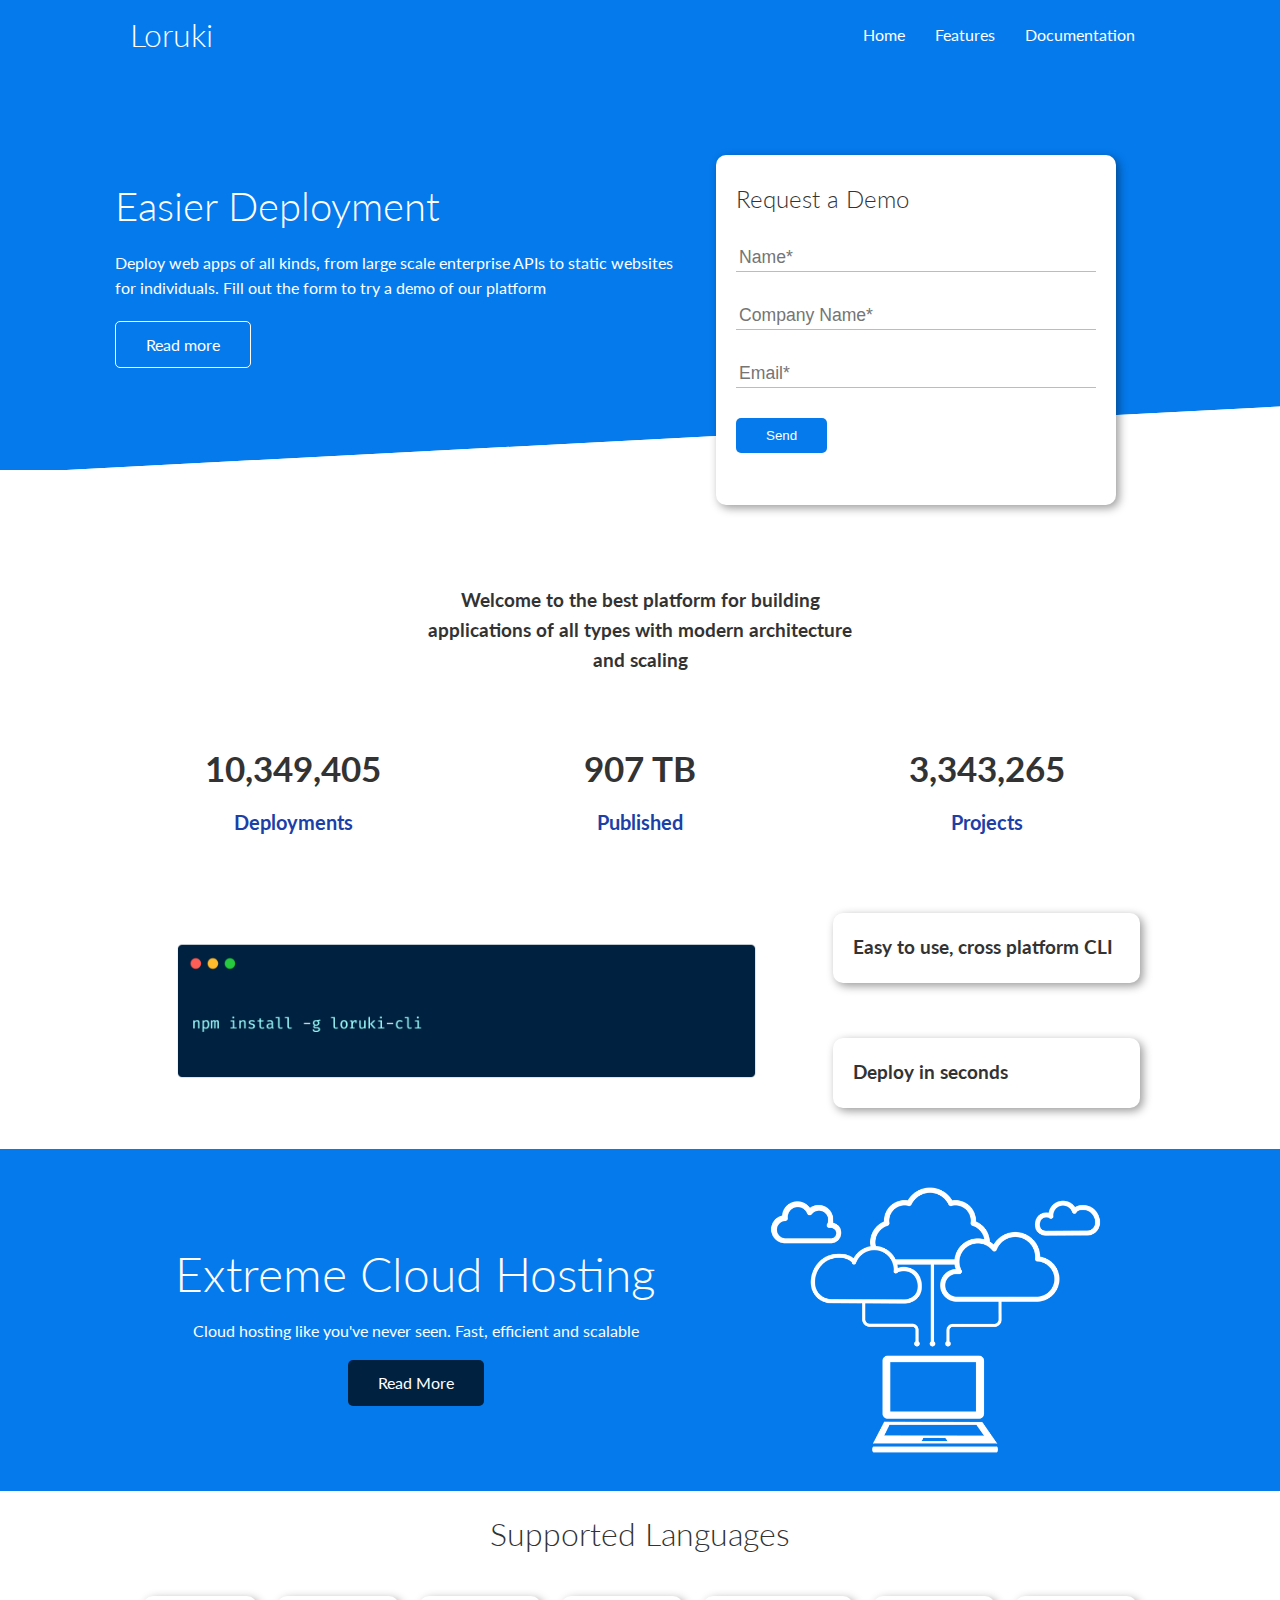
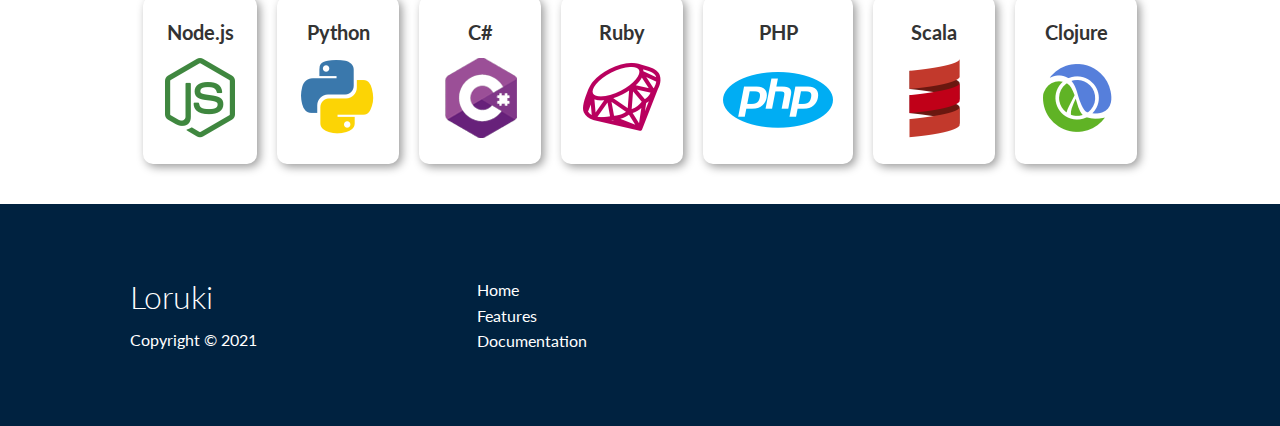
<file: index.html>
<!DOCTYPE html>
<html lang="en">
  <head>
    <meta charset="UTF-8" />
    <meta http-equiv="X-UA-Compatible" content="IE=edge" />
    <meta name="viewport" content="width=device-width, initial-scale=1.0" />
    <link
      rel="stylesheet"
      href="https://cdnjs.cloudflare.com/ajax/libs/font-awesome/5.15.2/css/all.min.css"
      integrity="sha512-HK5fgLBL+xu6dm/Ii3z4xhlSUyZgTT9tuc/hSrtw6uzJOvgRr2a9jyxxT1ely+B+xFAmJKVSTbpM/CuL7qxO8w=="
      crossorigin="anonymous"
    />
    <link rel="stylesheet" href="css/style.css" />
    <link rel="stylesheet" href="css/utilities.css" />
    <link rel="shortcut icon" type="image/x-icon" href="favicon.ico?" />
    <title>Loruki | Cloud Hosting For Everyone</title>
  </head>
  <body>
    <!-- Navbar -->
    <div class="navbar">
      <div class="container flex">
        <h1 class="logo">Loruki</h1>
        <nav>
          <ul>
            <li><a href="index.html">Home</a></li>
            <li><a href="features.html">Features</a></li>
            <li><a href="docs.html">Documentation</a></li>
          </ul>
        </nav>
      </div>
    </div>

    <!-- Showcase -->
    <section class="showcase">
      <div class="container grid">
        <div class="showcase-text">
          <h1>Easier Deployment</h1>
          <p>
            Deploy web apps of all kinds, from large scale enterprise APIs to
            static websites for individuals. Fill out the form to try a demo of
            our platform
          </p>
          <a href="features.html" class="button button-outline">Read more</a>
        </div>
        <div class="showcase-form card">
          <h2>Request a Demo</h2>
          <form>
            <div class="form-control">
              <input type="text" name="name" placeholder="Name*" required />
            </div>
            <div class="form-control">
              <input
                type="text"
                name="company"
                placeholder="Company Name*"
                required
              />
            </div>
            <div class="form-control">
              <input type="email" name="email" placeholder="Email*" required />
            </div>
            <input type="submit" value="Send" class="button button-primary" />
          </form>
        </div>
      </div>
    </section>

    <!-- Stats -->
    <section class="stats">
      <div class="container">
        <div class="flex">
          <h3 class="text-center stats-heading marginY-1">
            Welcome to the best platform for building applications of all types
            with modern architecture and scaling
          </h3>
        </div>

        <div class="grid grid-3 text-center marginY-4">
          <div>
            <i class="fas fa-server fa-3x"></i>
            <h3>10,349,405</h3>
            <p class="text-secondary">Deployments</p>
          </div>
          <div>
            <i class="fas fa-upload fa-3x"></i>
            <h3>907 TB</h3>
            <p class="text-secondary">Published</p>
          </div>
          <div>
            <i class="fas fa-project-diagram fa-3x"></i>
            <h3>3,343,265</h3>
            <p class="text-secondary">Projects</p>
          </div>
        </div>
      </div>
    </section>

    <!-- cli -->
    <section class="cli">
      <div class="container grid">
        <img src="images/cli.png" alt="" />
        <div class="card">
          <h3>Easy to use, cross platform CLI</h3>
        </div>
        <div class="card">
          <h3>Deploy in seconds</h3>
        </div>
      </div>
    </section>

    <!-- Cloud -->
    <section class="cloud background-primary marginY-2 padding-2">
      <div class="container grid">
        <div class="text-center">
          <h2 class="large-font">Extreme Cloud Hosting</h2>
          <p class="lead-text marginY-1">
            Cloud hosting like you've never seen. Fast, efficient and scalable
          </p>
          <a href="features.html" class="button button-dark">Read More</a>
        </div>
        <img src="images/cloud.png" alt="" />
      </div>
    </section>
  </body>

  <!-- Languages -->
  <section class="languages">
    <h2 class="medium-font text-center marginY-2">Supported Languages</h2>
    <div class="container flex">
      <div class="card">
        <h4>Node.js</h4>
        <img src="images/logos/node.png" alt="" />
      </div>
      <div class="card">
        <h4>Python</h4>
        <img src="images/logos/python.png" alt="" />
      </div>
      <div class="card">
        <h4>C#</h4>
        <img src="images/logos/csharp.png" alt="" />
      </div>
      <div class="card">
        <h4>Ruby</h4>
        <img src="images/logos/ruby.png" alt="" />
      </div>
      <div class="card">
        <h4>PHP</h4>
        <img src="images/logos/php.png" alt="" />
      </div>
      <div class="card">
        <h4>Scala</h4>
        <img src="images/logos/scala.png" alt="" />
      </div>
      <div class="card">
        <h4>Clojure</h4>
        <img src="images/logos/clojure.png" alt="" />
      </div>
    </div>
  </section>

  <!-- Footer -->
  <footer class="footer background-dark paddingY-5">
    <div class="container grid grid-3">
      <div>
        <h1>Loruki</h1>
        <p>Copyright &copy; 2021</p>
      </div>
      <nav>
        <ul>
          <li><a href="index.html">Home</a></li>
          <li><a href="features.html">Features</a></li>
          <li><a href="docs.html">Documentation</a></li>
        </ul>
      </nav>
      <div class="social">
        <a href="#"><i class="fab fa-github fa-2x"></i></a>
        <a href="#"><i class="fab fa-facebook fa-2x"></i></a>
        <a href="#"><i class="fab fa-instagram fa-2x"></i></a>
        <a href="#"><i class="fab fa-twitter fa-2x"></i></a>
      </div>
    </div>
  </footer>
</html>
</file>
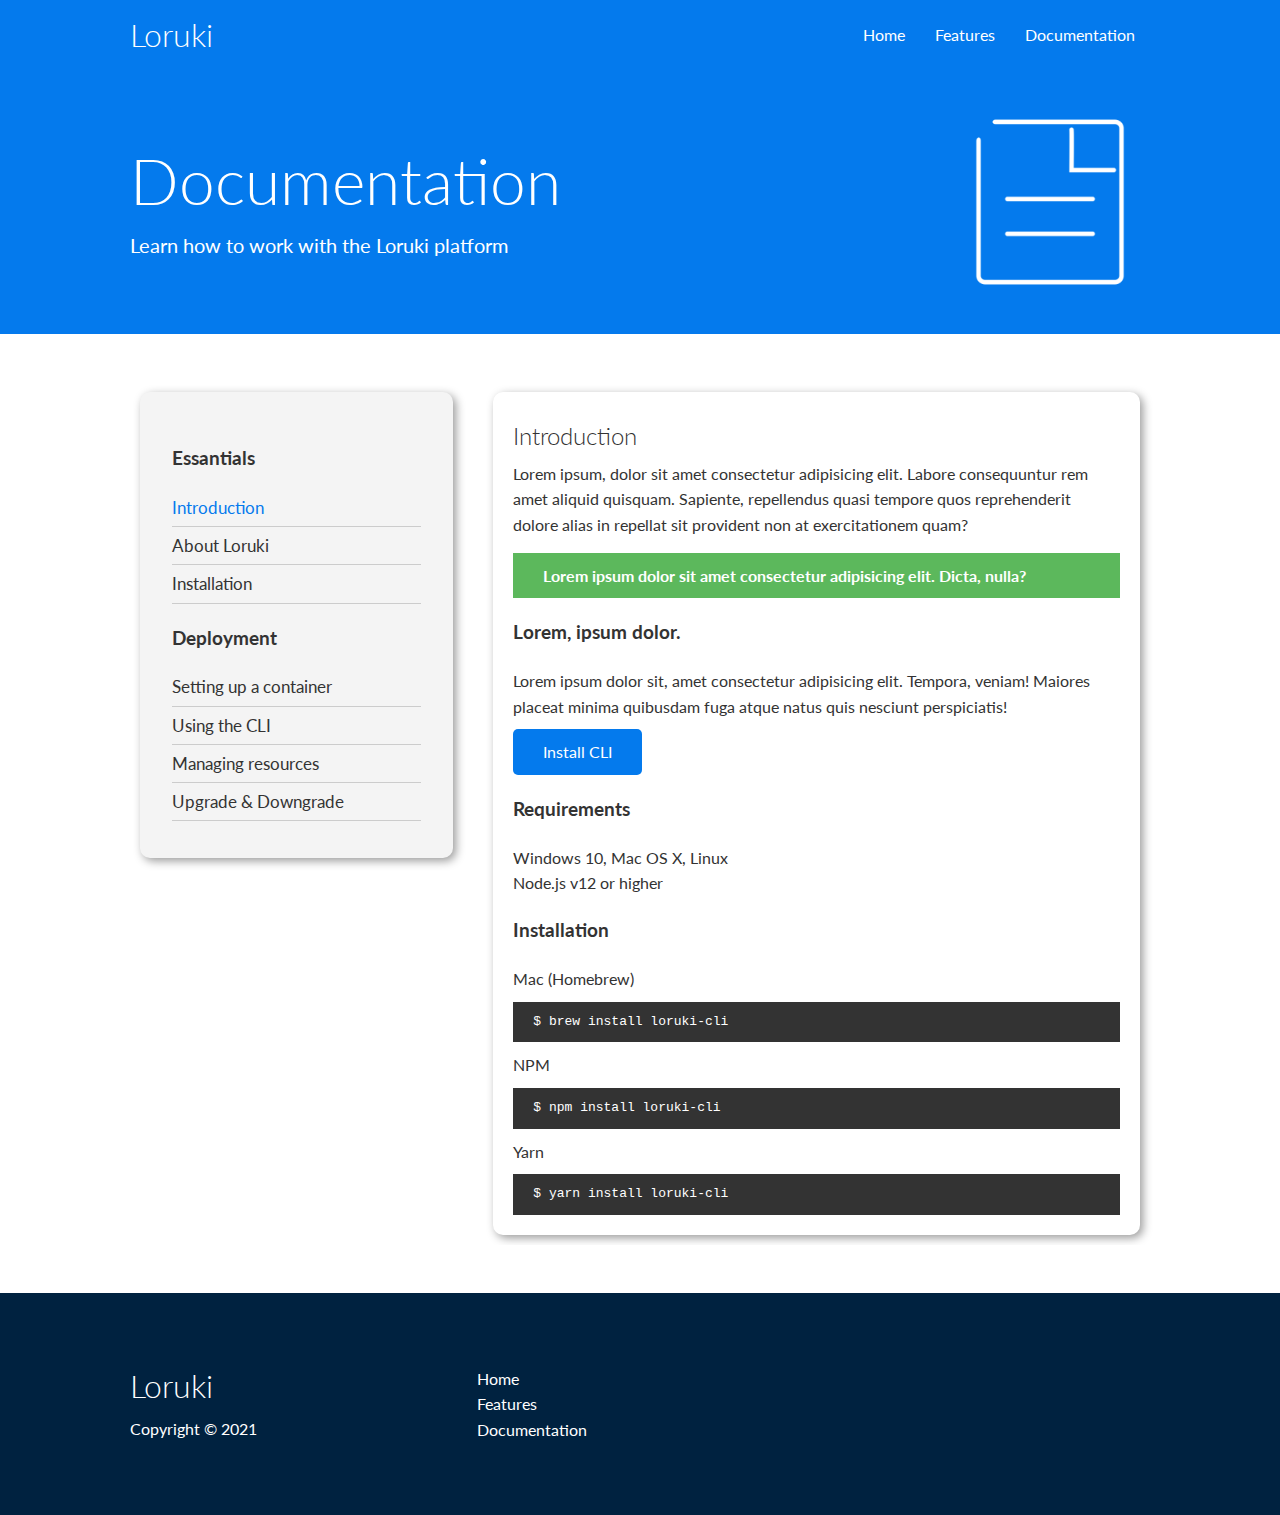
<file: docs.html>
<!DOCTYPE html>
<html lang="en">
  <head>
    <meta charset="UTF-8" />
    <meta http-equiv="X-UA-Compatible" content="IE=edge" />
    <meta name="viewport" content="width=device-width, initial-scale=1.0" />
    <link
      rel="stylesheet"
      href="https://cdnjs.cloudflare.com/ajax/libs/font-awesome/5.15.2/css/all.min.css"
      integrity="sha512-HK5fgLBL+xu6dm/Ii3z4xhlSUyZgTT9tuc/hSrtw6uzJOvgRr2a9jyxxT1ely+B+xFAmJKVSTbpM/CuL7qxO8w=="
      crossorigin="anonymous"
    />
    <link rel="stylesheet" href="css/style.css" />
    <link rel="stylesheet" href="css/utilities.css" />
    <link rel="shortcut icon" type="image/x-icon" href="favicon.ico?" />
    <title>Loruki | Cloud Hosting For Everyone</title>
  </head>
  <body>
    <!-- Navbar -->
    <div class="navbar">
      <div class="container flex">
        <h1 class="logo">Loruki</h1>
        <nav>
          <ul>
            <li><a href="index.html">Home</a></li>
            <li><a href="features.html">Features</a></li>
            <li><a href="docs.html">Documentation</a></li>
          </ul>
        </nav>
      </div>
    </div>

    <!-- Head -->
    <section class="docs-head background-primary paddingY-3">
      <div class="container grid">
        <div>
          <h1 class="extralarge-font">Documentation</h1>
          <p class="lead-font">Learn how to work with the Loruki platform</p>
        </div>
        <img src="/images/docs.png" alt="" />
      </div>
    </section>

    <!-- Docs Main -->
    <section class="docs-main marginY-4">
      <div class="container grid">
        <div class="card background-light padding-3">
          <h3 class="marginY-2">Essantials</h3>
          <nav>
            <ul>
              <li><a class="text-primary" href="#">Introduction</a></li>
              <li><a href="#">About Loruki</a></li>
              <li><a href="#">Installation</a></li>
            </ul>
          </nav>

          <h3 class="marginY-2">Deployment</h3>
          <nav>
            <ul>
              <li><a href="#">Setting up a container</a></li>
              <li><a href="#">Using the CLI</a></li>
              <li><a href="#">Managing resources</a></li>
              <li><a href="#">Upgrade & Downgrade</a></li>
            </ul>
          </nav>
        </div>
        <div class="card">
          <h2>Introduction</h2>
          <p>
            Lorem ipsum, dolor sit amet consectetur adipisicing elit. Labore
            consequuntur rem amet aliquid quisquam. Sapiente, repellendus quasi
            tempore quos reprehenderit dolore alias in repellat sit provident
            non at exercitationem quam?
          </p>
          <div class="alert alert-success">
            <i class="fas fa-info"></i>Lorem ipsum dolor sit amet consectetur
            adipisicing elit. Dicta, nulla?
          </div>

          <h3>Lorem, ipsum dolor.</h3>
          <p>
            Lorem ipsum dolor sit, amet consectetur adipisicing elit. Tempora,
            veniam! Maiores placeat minima quibusdam fuga atque natus quis
            nesciunt perspiciatis!
          </p>
          <a href="#" class="button button-primary">Install CLI</a>

          <h3>Requirements</h3>
          <ul>
            <li>Windows 10, Mac OS X, Linux</li>
            <li>Node.js v12 or higher</li>
          </ul>

          <h3>Installation</h3>
          <p>Mac (Homebrew)</p>
          <pre><code>$ brew install loruki-cli</code></pre>
          <p>NPM</p>
          <pre><code>$ npm install loruki-cli</code></pre>
          <p>Yarn</p>
          <pre><code>$ yarn install loruki-cli</code></pre>
        </div>
      </div>
    </section>

    <!-- Footer -->
    <footer class="footer background-dark paddingY-5">
      <div class="container grid grid-3">
        <div>
          <h1>Loruki</h1>
          <p>Copyright &copy; 2021</p>
        </div>
        <nav>
          <ul>
            <li><a href="index.html">Home</a></li>
            <li><a href="features.html">Features</a></li>
            <li><a href="docs.html">Documentation</a></li>
          </ul>
        </nav>
        <div class="social">
          <a href="#"><i class="fab fa-github fa-2x"></i></a>
          <a href="#"><i class="fab fa-facebook fa-2x"></i></a>
          <a href="#"><i class="fab fa-instagram fa-2x"></i></a>
          <a href="#"><i class="fab fa-twitter fa-2x"></i></a>
        </div>
      </div>
    </footer>
  </body>
</html>
</file>
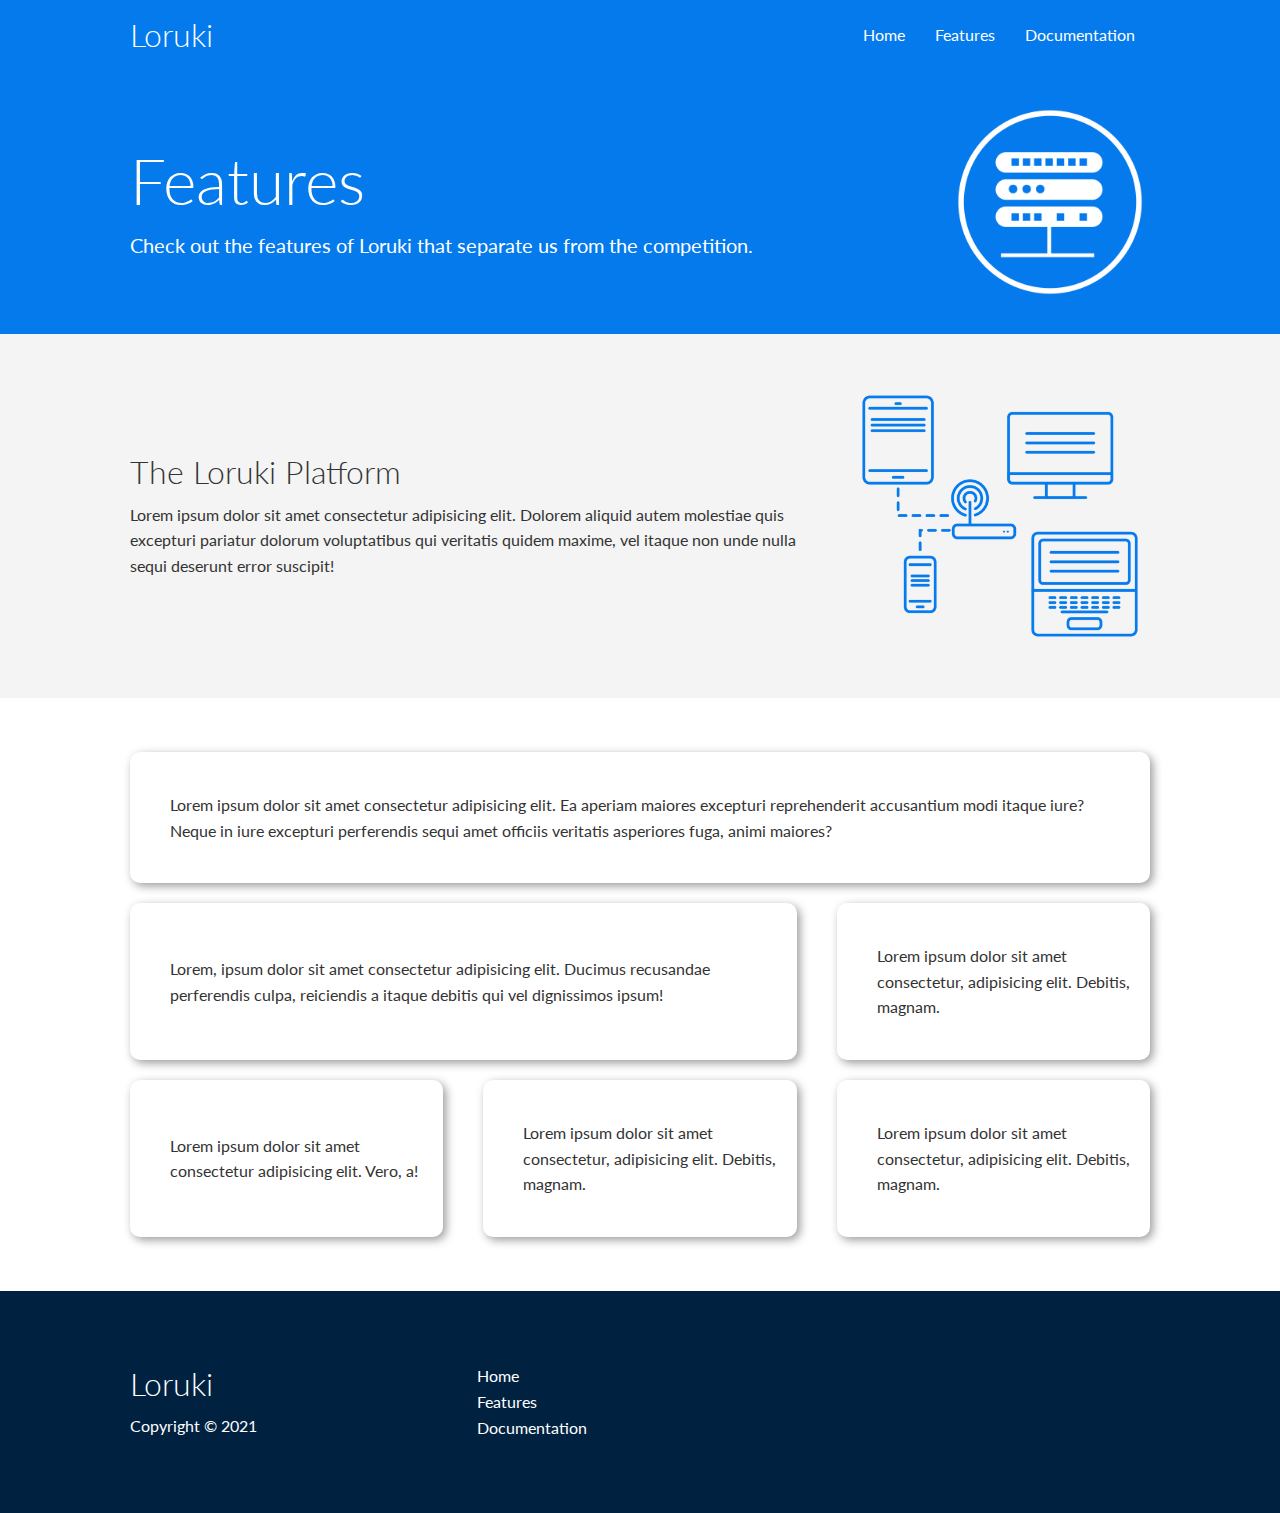
<file: features.html>
<!DOCTYPE html>
<html lang="en">
  <head>
    <meta charset="UTF-8" />
    <meta http-equiv="X-UA-Compatible" content="IE=edge" />
    <meta name="viewport" content="width=device-width, initial-scale=1.0" />
    <link
      rel="stylesheet"
      href="https://cdnjs.cloudflare.com/ajax/libs/font-awesome/5.15.2/css/all.min.css"
      integrity="sha512-HK5fgLBL+xu6dm/Ii3z4xhlSUyZgTT9tuc/hSrtw6uzJOvgRr2a9jyxxT1ely+B+xFAmJKVSTbpM/CuL7qxO8w=="
      crossorigin="anonymous"
    />
    <link rel="stylesheet" href="css/style.css" />
    <link rel="stylesheet" href="css/utilities.css" />
    <link rel="shortcut icon" type="image/x-icon" href="favicon.ico?" />
    <title>Loruki | Cloud Hosting For Everyone</title>
  </head>
  <body>
    <!-- Navbar -->
    <div class="navbar">
      <div class="container flex">
        <h1 class="logo">Loruki</h1>
        <nav>
          <ul>
            <li><a href="index.html">Home</a></li>
            <li><a href="features.html">Features</a></li>
            <li><a href="docs.html">Documentation</a></li>
          </ul>
        </nav>
      </div>
    </div>

    <!-- Head -->
    <section class="features-head background-primary paddingY-3">
      <div class="container grid">
        <div>
          <h1 class="extralarge-font">Features</h1>
          <p class="lead-font">
            Check out the features of Loruki that separate us from the
            competition.
          </p>
        </div>
        <img src="/images/server.png" alt="" />
      </div>
    </section>

    <!-- Sub-Head -->
    <section class="features-sub-head background-light paddingY-3">
      <div class="container grid">
        <div>
          <h1 class="medium-font">The Loruki Platform</h1>
          <p>
            Lorem ipsum dolor sit amet consectetur adipisicing elit. Dolorem
            aliquid autem molestiae quis excepturi pariatur dolorum voluptatibus
            qui veritatis quidem maxime, vel itaque non unde nulla sequi
            deserunt error suscipit!
          </p>
        </div>
        <img src="/images/server2.png" alt="" />
      </div>
    </section>

    <!-- Main -->
    <section class="features-main marginY-2">
      <div class="container grid grid-3">
        <div class="card flex">
          <i class="fas fa-server fa-3x"> </i>
          <p>
            Lorem ipsum dolor sit amet consectetur adipisicing elit. Ea aperiam
            maiores excepturi reprehenderit accusantium modi itaque iure? Neque
            in iure excepturi perferendis sequi amet officiis veritatis
            asperiores fuga, animi maiores?
          </p>
        </div>
        <div class="card flex">
          <i class="fas fa-network-wired fa-3x"></i>
          <p>
            Lorem, ipsum dolor sit amet consectetur adipisicing elit. Ducimus
            recusandae perferendis culpa, reiciendis a itaque debitis qui vel
            dignissimos ipsum!
          </p>
        </div>
        <div class="card flex">
          <i class="fas fa-laptop-code fa-3x"></i>
          <p>
            Lorem ipsum dolor sit amet consectetur, adipisicing elit. Debitis,
            magnam.
          </p>
        </div>
        <div class="card flex">
          <i class="fas fa-database fa-3x"></i>
          <p>
            Lorem ipsum dolor sit amet consectetur adipisicing elit. Vero, a!
          </p>
        </div>
        <div class="card flex">
          <i class="fas fa-power-off fa-3x"></i>
          <p>
            Lorem ipsum dolor sit amet consectetur, adipisicing elit. Debitis,
            magnam.
          </p>
        </div>
        <div class="card flex">
          <i class="fas fa-upload fa-3x"></i>
          <p>
            Lorem ipsum dolor sit amet consectetur, adipisicing elit. Debitis,
            magnam.
          </p>
        </div>
      </div>
    </section>

    <!-- Footer -->
    <footer class="footer background-dark paddingY-5">
      <div class="container grid grid-3">
        <div>
          <h1>Loruki</h1>
          <p>Copyright &copy; 2021</p>
        </div>
        <nav>
          <ul>
            <li><a href="index.html">Home</a></li>
            <li><a href="features.html">Features</a></li>
            <li><a href="docs.html">Documentation</a></li>
          </ul>
        </nav>
        <div class="social">
          <a href="#"><i class="fab fa-github fa-2x"></i></a>
          <a href="#"><i class="fab fa-facebook fa-2x"></i></a>
          <a href="#"><i class="fab fa-instagram fa-2x"></i></a>
          <a href="#"><i class="fab fa-twitter fa-2x"></i></a>
        </div>
      </div>
    </footer>
  </body>
</html>
</file>
<file: css/style.css>
@import url("https://fonts.googleapis.com/css2?family=Lato:wght@300&display=swap");

:root {
  --primary-color: #047aed;
  --secondary-color: #1c3fa8;
  --dark-color: #002240;
  --light-color: #f4f4f4;
  --success-color: #5cb85c;
  --error-color: #d9534f;
}
* {
  box-sizing: border-box;
  padding: 0;
  margin: 0;
}

body {
  font-family: "Lato", sans-serif;
  color: #333;
  line-height: 1.6;
}

ul {
  list-style-type: none;
}

a {
  text-decoration: none;
  color: #333;
}

h1,
h2 {
  font-weight: 300;
  line-height: 1.2;
  margin: 10px 0;
}

p {
  margin: 10px 0;
}

img {
  width: 100%;
}

code,
pre {
  background-color: #333;
  color: #fff;
  padding: 10px;
}

/* Navbar Styles */

.navbar {
  background-color: var(--primary-color);
  color: #fff;
  height: 70px;
}

.navbar ul {
  display: flex;
}

.navbar a {
  color: #fff;
  padding: 0;
  margin: 0 15px;
}

.navbar a:hover,
.navbar a:focus {
  /* text-decoration: none; */
  outline: none;
  border-bottom: 2px solid #fff;
}

.navbar .flex {
  justify-content: space-between;
}

/* Showcase */

.showcase {
  height: 400px;
  background-color: var(--primary-color);
  color: #fff;
  position: relative;
}

.showcase h1 {
  font-size: 40px;
}

.showcase p {
  margin: 20px 0;
}

.showcase .grid {
  grid-template-columns: 55% 45%;
  gap: 30px;
  overflow: visible;
}

.showcase-text {
  animation: slideInFromLeft 1s ease-in;
}

.showcase-form {
  position: relative;
  top: 60px;
  height: 350px;
  width: 400px;
  padding: 40px;
  z-index: 100;
  animation: slideInFromRight 1s ease-in;
}

.showcase-form .form-control {
  margin: 30px 0;
}

.showcase-form input[type="text"],
.showcase-form input[type="email"] {
  border: 0;
  border-bottom: 1px solid #b4becb;
  width: 100%;
  padding: 3px;
  font-size: 1.1rem;
}

.showcase-form input:focus {
  outline: none;
}

.showcase::before,
.showcase::after {
  content: "";
  position: absolute;
  height: 100px;
  bottom: -70px;
  right: 0;
  left: 0;
  background: white;
  transform: skewY(-3deg);
  -webkit-transform: skewY(-3deg);
  -moz-transform: skewY(-3deg);
  -ms-transform: skewY(-3deg);
}

/* Stats */
.stats {
  padding-top: 100px;
  animation: slideInFromBottom 1s ease-in;
}

.stats-heading {
  margin: auto;
  /* width: auto; */
  max-width: 450px;
}

.stats .grid h3 {
  font-size: 35px;
}

.stats .grid p {
  font-size: 20px;
  font-weight: bold;
}

/* Cli */
.cli .grid {
  grid-template-columns: repeat(3, 1fr);
  grid-template-rows: repeat(2, 1fr);
}

.cli .grid > *:first-child {
  grid-column: 1 / span 2;
  grid-row: 1 / span 2;
}

/* Cloud */

.cloud .grid {
  grid-template-columns: 4fr 3fr;
}

/* Languages */

.languages .flex {
  flex-wrap: wrap;
}

.languages .card {
  text-align: center;
  margin: 18px 10px 40px;
  transition: transform 0.2s ease-in;
}

.languages .card h4 {
  font-size: 20px;
  margin-bottom: 10px;
}

.languages .card:hover,
.languages .card:focus {
  transform: translateY(-15px);
}

/* Features */
.features-head img,
.docs-head img {
  width: 200px;
  justify-self: flex-end;
}

.features-sub-head img {
  width: 300px;
  justify-self: flex-end;
}

.features-main .card > i {
  margin-right: 20px;
}

.features-main .grid {
  padding: 30px;
}

.features-main .grid > *:first-child {
  grid-column: 1 / span 3;
}
.features-main .grid > *:nth-child(2) {
  grid-column: 1 / span 2;
}

/* Docs */

.docs-main h3 {
  margin: 20px 0;
}

.docs-main .grid {
  grid-template-columns: 1fr 2fr;
  align-items: flex-start;
}

.docs-main nav li {
  font-size: 17px;
  padding-bottom: 5px;
  margin-bottom: 5px;
  border-bottom: 1px solid #ccc;
}

.docs-main a:hover,
.docs-main a:focus {
  font-weight: bold;
}

/* Footer */

.footer .social a {
  margin: 0 10px;
}

/* Animations */

@keyframes slideInFromLeft {
  0% {
    transform: translateX(-100%);
  }

  100% {
    transform: translateX(0);
  }
}

@keyframes slideInFromRight {
  0% {
    transform: translateX(+100%);
  }

  100% {
    transform: translateX(0);
  }
}

@keyframes slideInFromTop {
  0% {
    transform: translateY(-100%);
  }

  100% {
    transform: translateY(0);
  }
}

@keyframes slideInFromBottom {
  0% {
    transform: translateY(+100%);
  }

  100% {
    transform: translateY(0);
  }
}

/* Tablets and under */

@media (max-width: 768px) {
  .grid,
  .showcase .grid,
  .stats .grid,
  .cli .grid,
  .cloud .grid,
  .footer .grid,
  .features-main .grid,
  .features-sub-head .grid,
  .docs-main .grid {
    grid-template-columns: 1fr;
  }

  .showcase {
    height: auto;
  }

  .showcase-text {
    text-align: center;
    margin-top: 40px;
    animation: slideInFromTop 1s ease-in;
  }

  .showcase-form {
    justify-self: center;
    margin: auto;
    animation: slideInFromBottom 1s ease-in;
  }

  .cli .grid > *:first-child {
    grid-column: 1;
    grid-row: 1;
  }

  .footer .grid {
    text-align: center;
  }

  .features-head,
  .features-sub-head,
  .docs-head {
    text-align: center;
  }

  .features-head img,
  .features-sub-head img,
  .docs-head img {
    justify-self: center;
  }

  .features-main .grid > *:first-child,
  .features-main .grid > *:nth-child(2) {
    grid-column: 1;
  }
}

/* Mobile */

@media (max-width: 500px) {
  .features-head .grid,
  .features-sub-head .grid,
  .docs-head .grid,
  .docs-main .grid {
    grid-template-columns: 1fr;
    justify-items: center;
  }
  .docs-main .grid .card {
    width: 100%;
  }

  .navbar {
    height: 110px;
  }

  .navbar .flex {
    flex-direction: column;
  }

  .navbar ul {
    padding: 10px;
    background-color: rgba(0, 0, 0, 0.1);
  }
}
</file>
<file: css/utilities.css>
/*  Utilities */

.container {
  max-width: 1100px;
  margin: 0 auto;
  overflow: auto;
  padding: 0 40px;
}

.card {
  background-color: #fff;
  color: #333;
  border-radius: 10px;
  box-shadow: 3px 3px 10px rgba(0, 0, 0, 0.4);
  padding: 20px;
  margin: 10px;
}

.button {
  display: inline-block;
  padding: 10px 30px;
  cursor: pointer;
  background: var(--primary-color);
  color: #fff;
  border: none;
  border-radius: 5px;
}

.button-outline {
  background-color: transparent;
  border: 1px white solid;
}

.button:hover,
.button:focus {
  outline: none;
  /* border: 2px dotted white; */
  transform: scale(0.98);
}

/* Backgrounds & Colored Buttons */

.background-primary,
.button-primary {
  background-color: var(--primary-color);
  color: #fff;
}

.background-secondary,
.button-secondary {
  background-color: var(--secondary-color);
  color: #fff;
}

.background-dark,
.button-dark {
  background-color: var(--dark-color);
  color: #fff;
}

.background-light,
.button-light {
  background-color: var(--light-color);
  color: #333;
}

.background-primary a,
.button-primary a,
.background-secondary a,
.button-secondary a,
.background-dark a,
.button-dark a {
  color: #fff;
}

/* Text Colors */

.text-primary {
  color: var(--primary-color);
}

.text-secondary {
  color: var(--secondary-color);
}

.text-dark {
  color: var(--dark-color);
}

.text-light {
  color: var(--light-color);
}

/* Text Sizes */

.lead-font {
  font-size: 20px;
}

.small-font {
  font-size: 1rem;
}

.medium-font {
  font-size: 2rem;
}

.large-font {
  font-size: 3rem;
}

.extralarge-font {
  font-size: 4rem;
}

.text-center {
  text-align: center;
}

/* Alert */
.alert {
  background-color: var(--light-color);
  padding: 10px 20px;
  font-weight: bold;
  margin: 15px 0;
}

.alert i {
  margin-right: 10px;
}

.alert-success {
  background-color: var(--success-color);
  color: #fff;
}

.alert-error {
  background-color: var(--error-color);
  color: #fff;
}

.flex {
  display: flex;
  justify-content: center;
  align-items: center;
  height: 100%;
}

.grid {
  display: grid;
  grid-template-columns: 2fr 1fr;
  gap: 20px;
  justify-content: center;
  align-items: center;
  height: 100%;
}

.grid-3 {
  grid-template-columns: repeat(3, 1fr);
}

/* margins */

.marginY-1 {
  margin: 1rem 0;
}

.marginY-2 {
  margin: 1.5rem 0;
}

.marginY-3 {
  margin: 2rem 0;
}

.marginY-4 {
  margin: 3rem 0;
}

.marginY-5 {
  margin: 4rem 0;
}

.margin-1 {
  margin: 1rem;
}

.margin-2 {
  margin: 1.5rem;
}

.margin-3 {
  margin: 2rem;
}

.margin-4 {
  margin: 3rem;
}

.margin-5 {
  margin: 4rem;
}

/* paddings */

.paddingY-1 {
  padding: 1rem 0;
}

.paddingY-2 {
  padding: 1.5rem 0;
}

.paddingY-3 {
  padding: 2rem 0;
}

.paddingY-4 {
  padding: 3rem 0;
}

.paddingY-5 {
  padding: 4rem 0;
}

.padding-1 {
  padding: 1rem;
}

.padding-2 {
  padding: 1.5rem;
}

.padding-3 {
  padding: 2rem;
}

.padding-4 {
  padding: 3rem;
}

.padding-5 {
  padding: 4rem;
}
</file>
